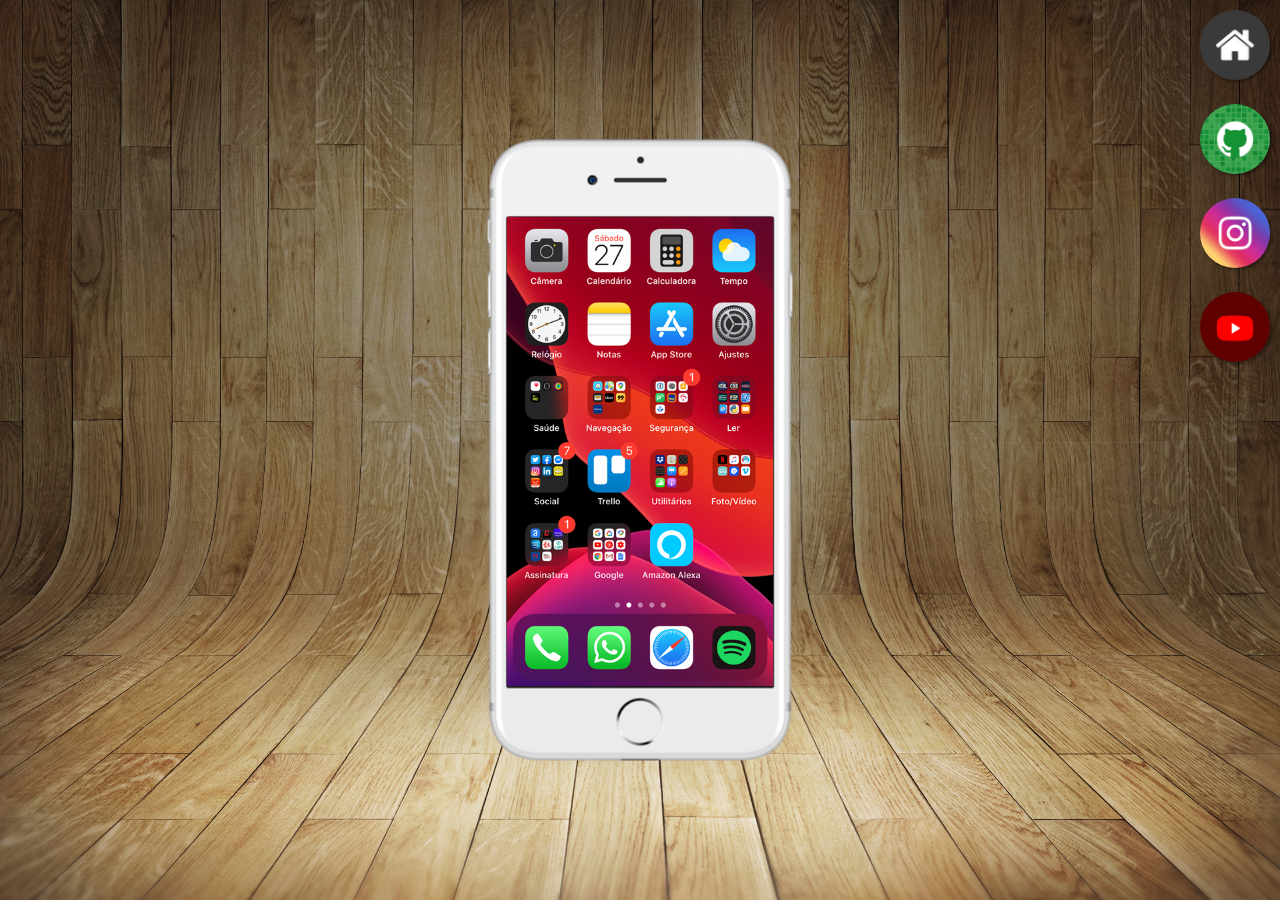
<file: index.html>
<!DOCTYPE html>
<html lang="pt-br">
<head>
    <meta charset="UTF-8">
    <meta http-equiv="X-UA-Compatible" content="IE=edge">
    <meta name="viewport" content="width=device-width, initial-scale=1.0">
    <title>Projeto Redes Sociais</title>
    <link rel="stylesheet" href="./estilos/style.css">
    <link rel="shortcut icon" href="favicon.ico" type="image/x-icon">
</head>
<body>
    <main>
        <section id="telefone">
          <iframe id="tela" src="home.html" name="tela"frameborder="0">Seu navegador não é compativel com isto</iframe>
        </section>
        <section id="redes-sociais">
            <a href="home.html" target="tela"><img src="imagens/logo-home.jpg" alt="botao-home"></a><br>

            <a href="git.html" target="tela"><img src="imagens/logo-github.jpg" alt="logo-github"></a><br>

            <a href="insta.html" target="tela"> <img src="imagens/logo-instagram.jpg" alt="logo-instagram"></a><br>

            <a href="yt.html" target="tela"><img src="imagens/logo-youtube.jpg" alt="logo Youtube"></a>
            
            
            
            
        </section>
    </main>
</body>
</html>
</file>
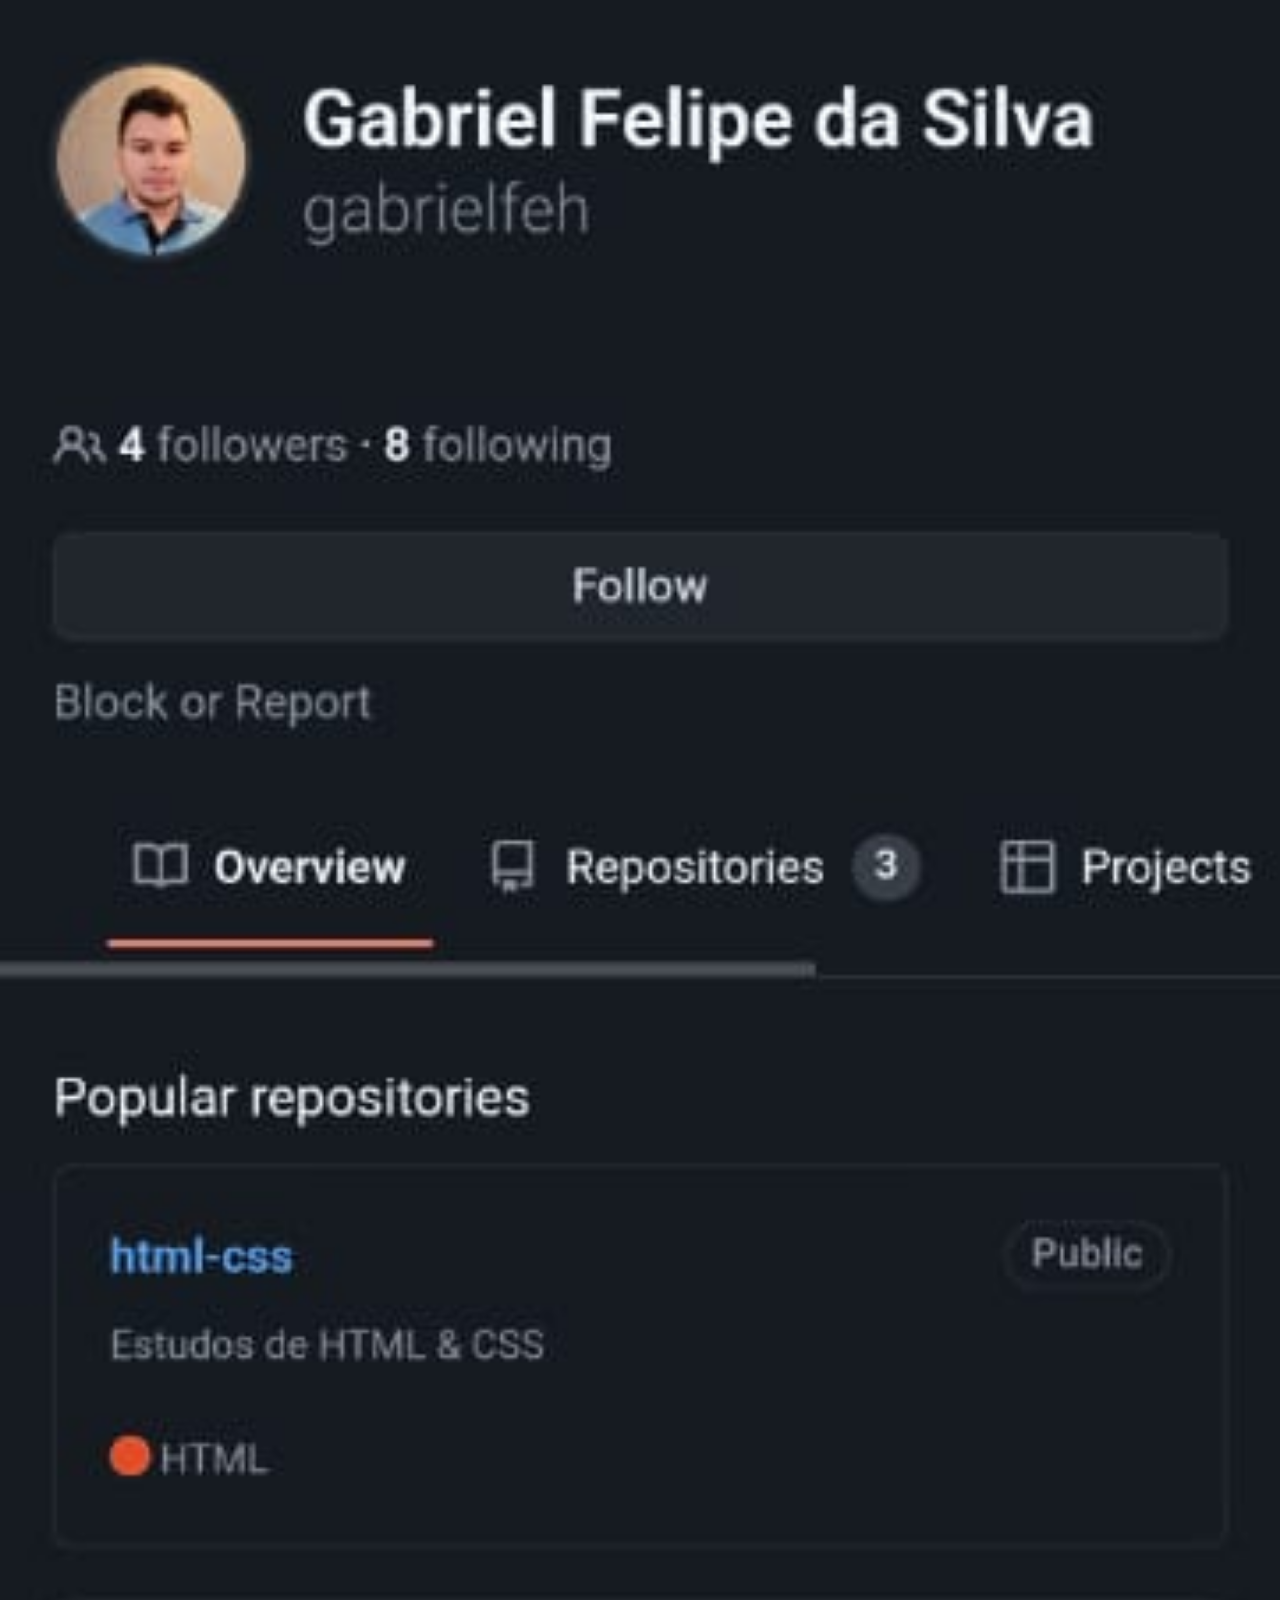
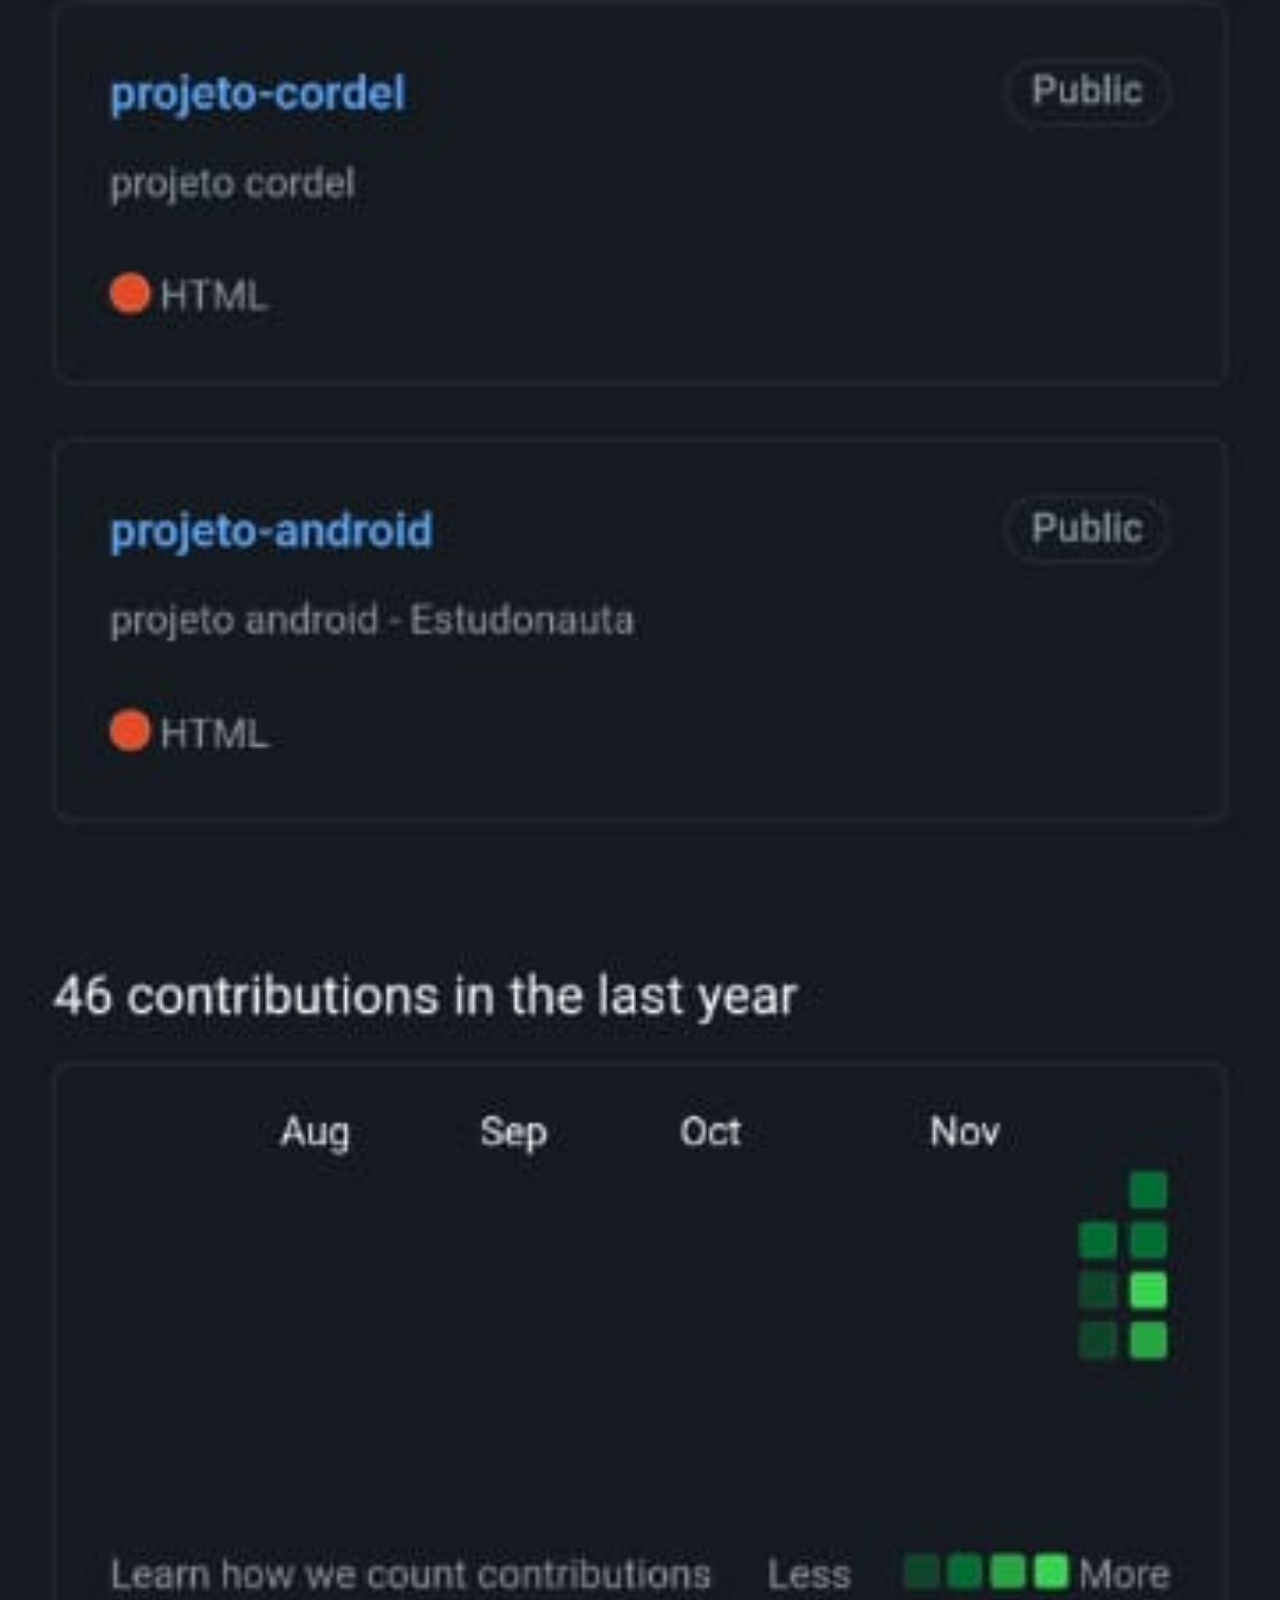
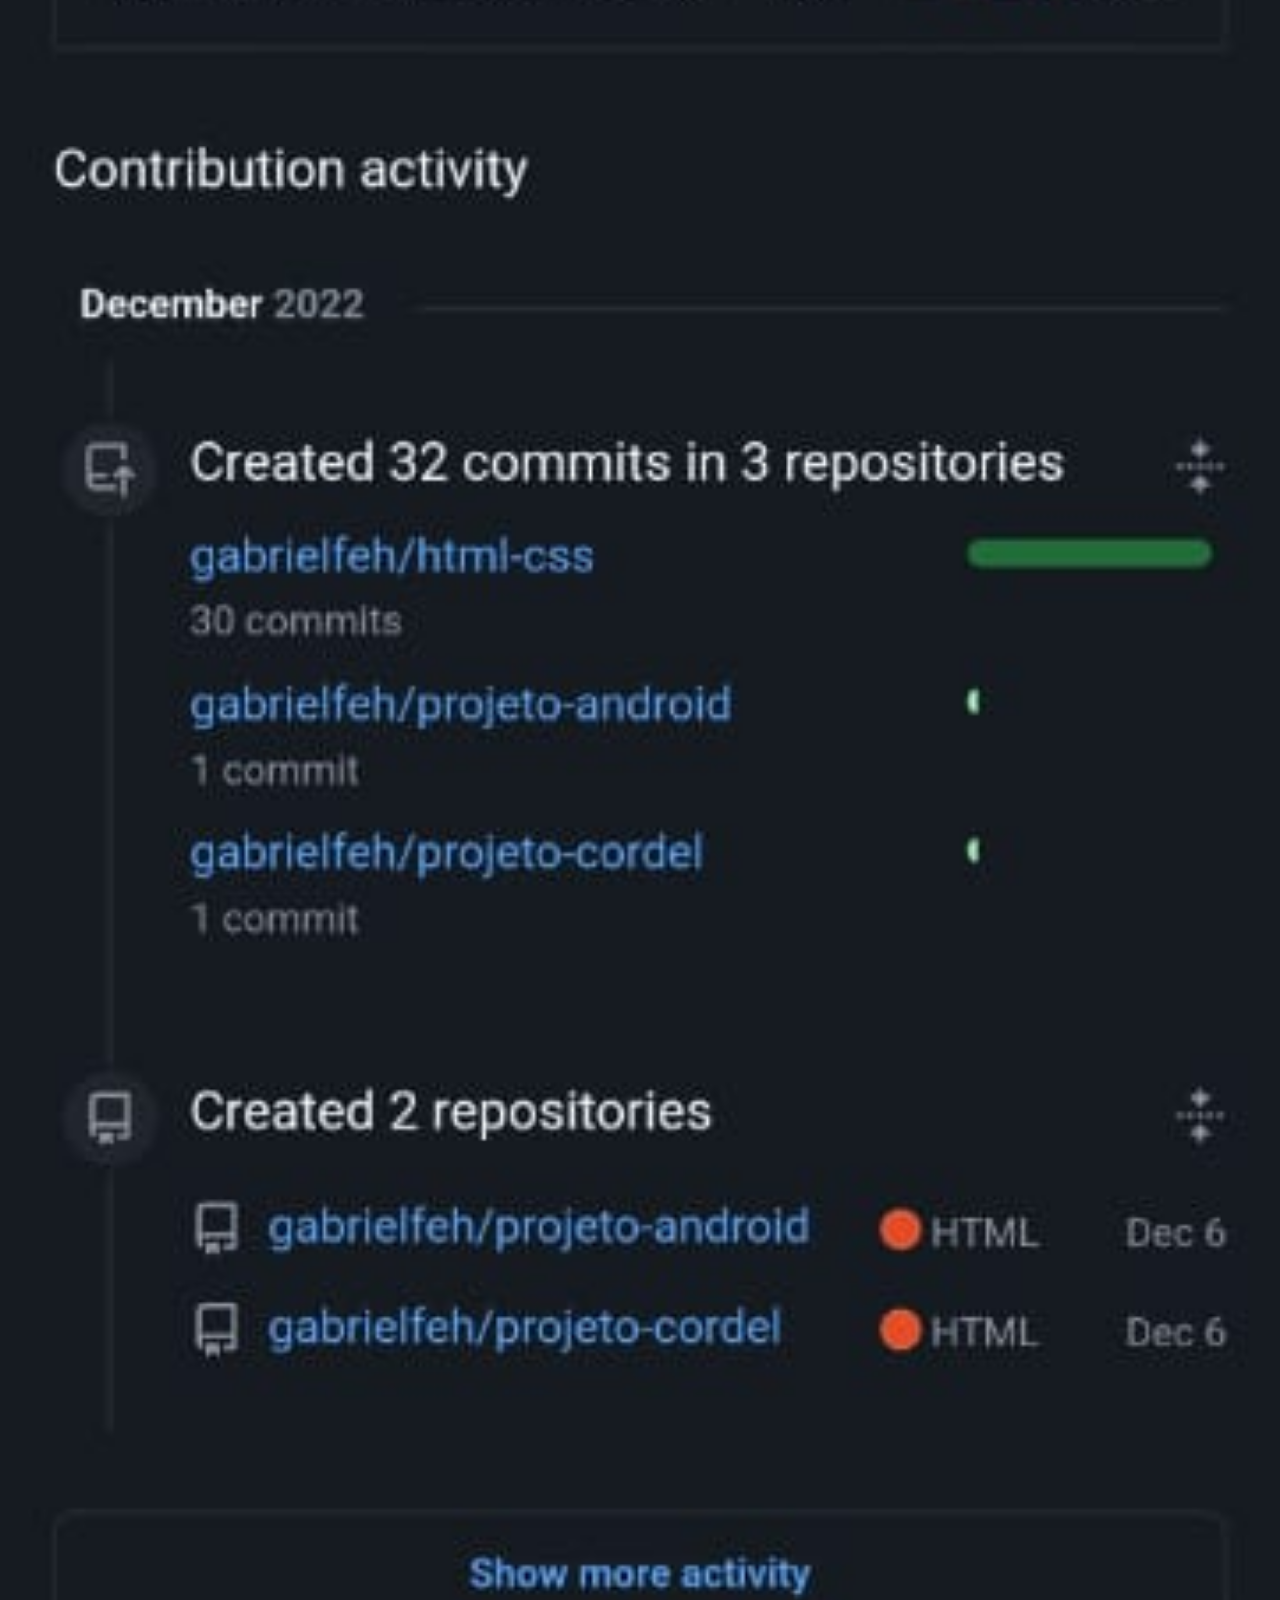
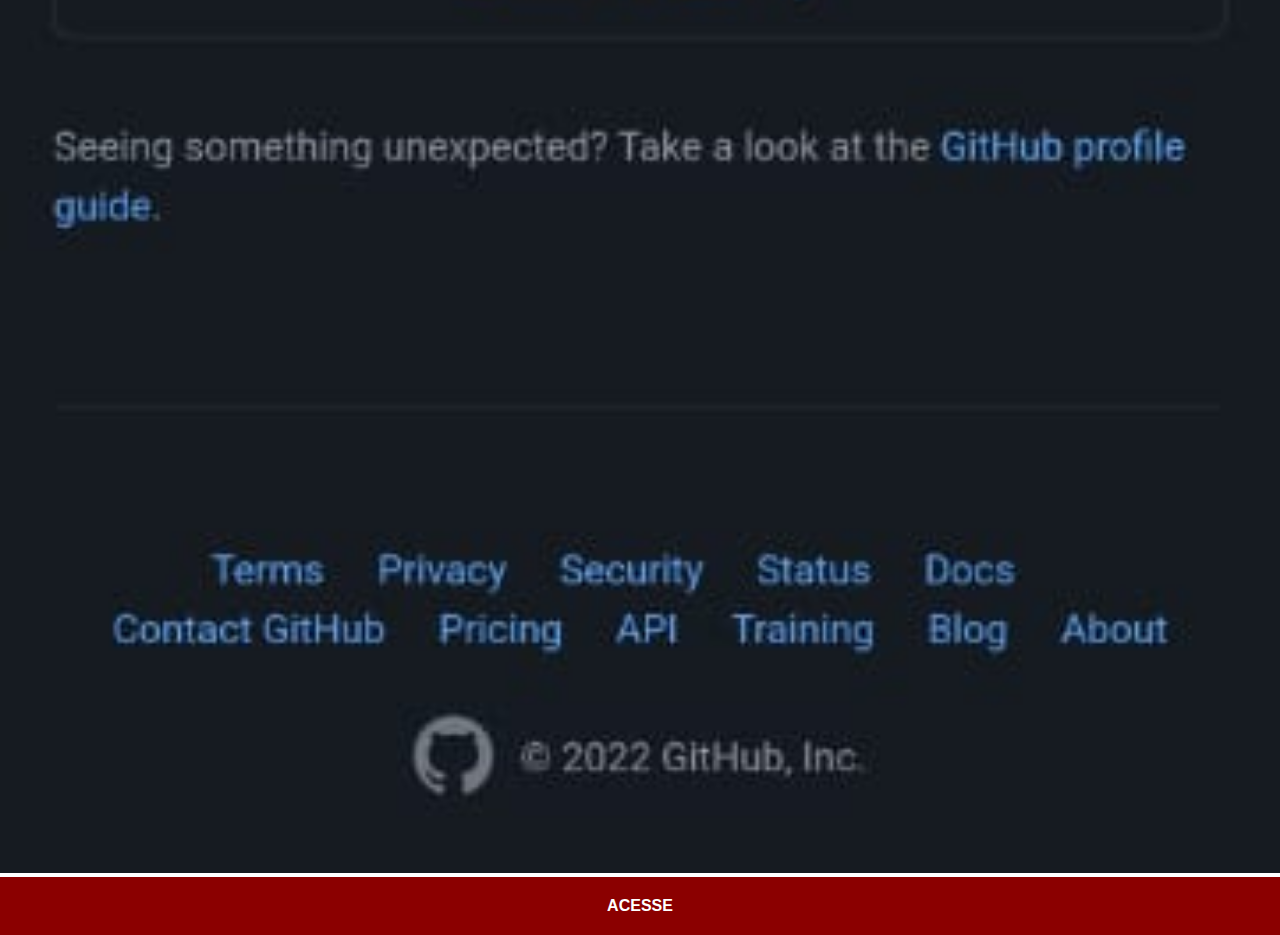
<file: git.html>
<!DOCTYPE html>
<html lang="pt-br">
<head>
    <meta charset="UTF-8">
    <meta http-equiv="X-UA-Compatible" content="IE=edge">
    <meta name="viewport" content="width=device-width, initial-scale=1.0">
    <title>GitHub</title>
    <link rel="stylesheet" href="./estilos/social.css">
</head>
<body>
    <img src="imagens/git.jpeg" alt="github">
    <a href="https://github.com/gabrielfeh" target="_blank">ACESSE</a>
    
    
</body>
</html>
</file>
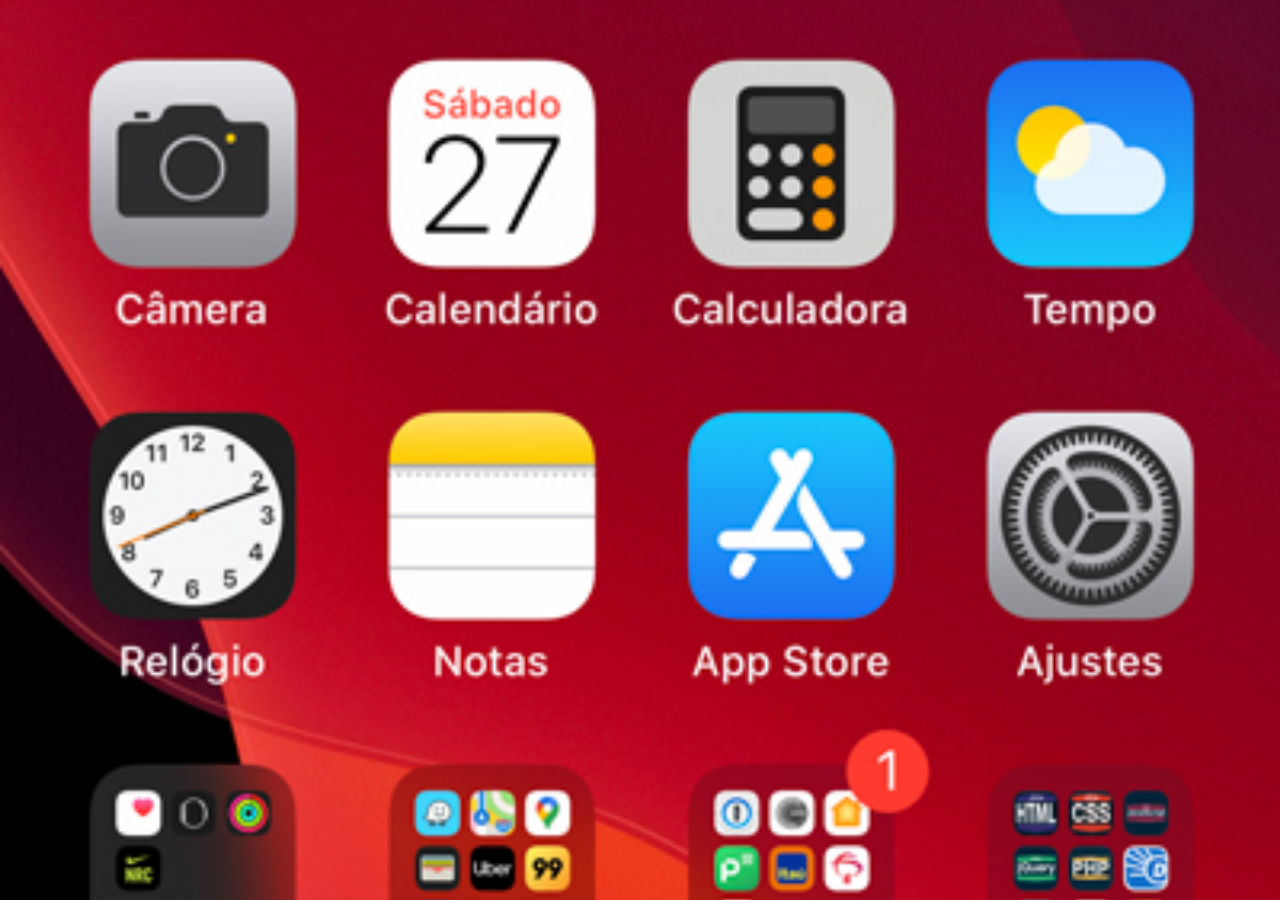
<file: home.html>
<!DOCTYPE html>
<html lang="pt-br">
<head>
    <meta charset="UTF-8">
    <meta http-equiv="X-UA-Compatible" content="IE=edge">
    <meta name="viewport" content="width=device-width, initial-scale=1.0">
    <title>Document</title>
    <style>
        *{
            margin: 0;
            padding: 0;
        }
        body{
            width: 100vw;
            height: vh;
            background: black url('imagens/tela-home.jpg') no-repeat top center;
            background-size: cover;
        }
    </style>
</head>
<body>
    
</body>
</html>
</file>
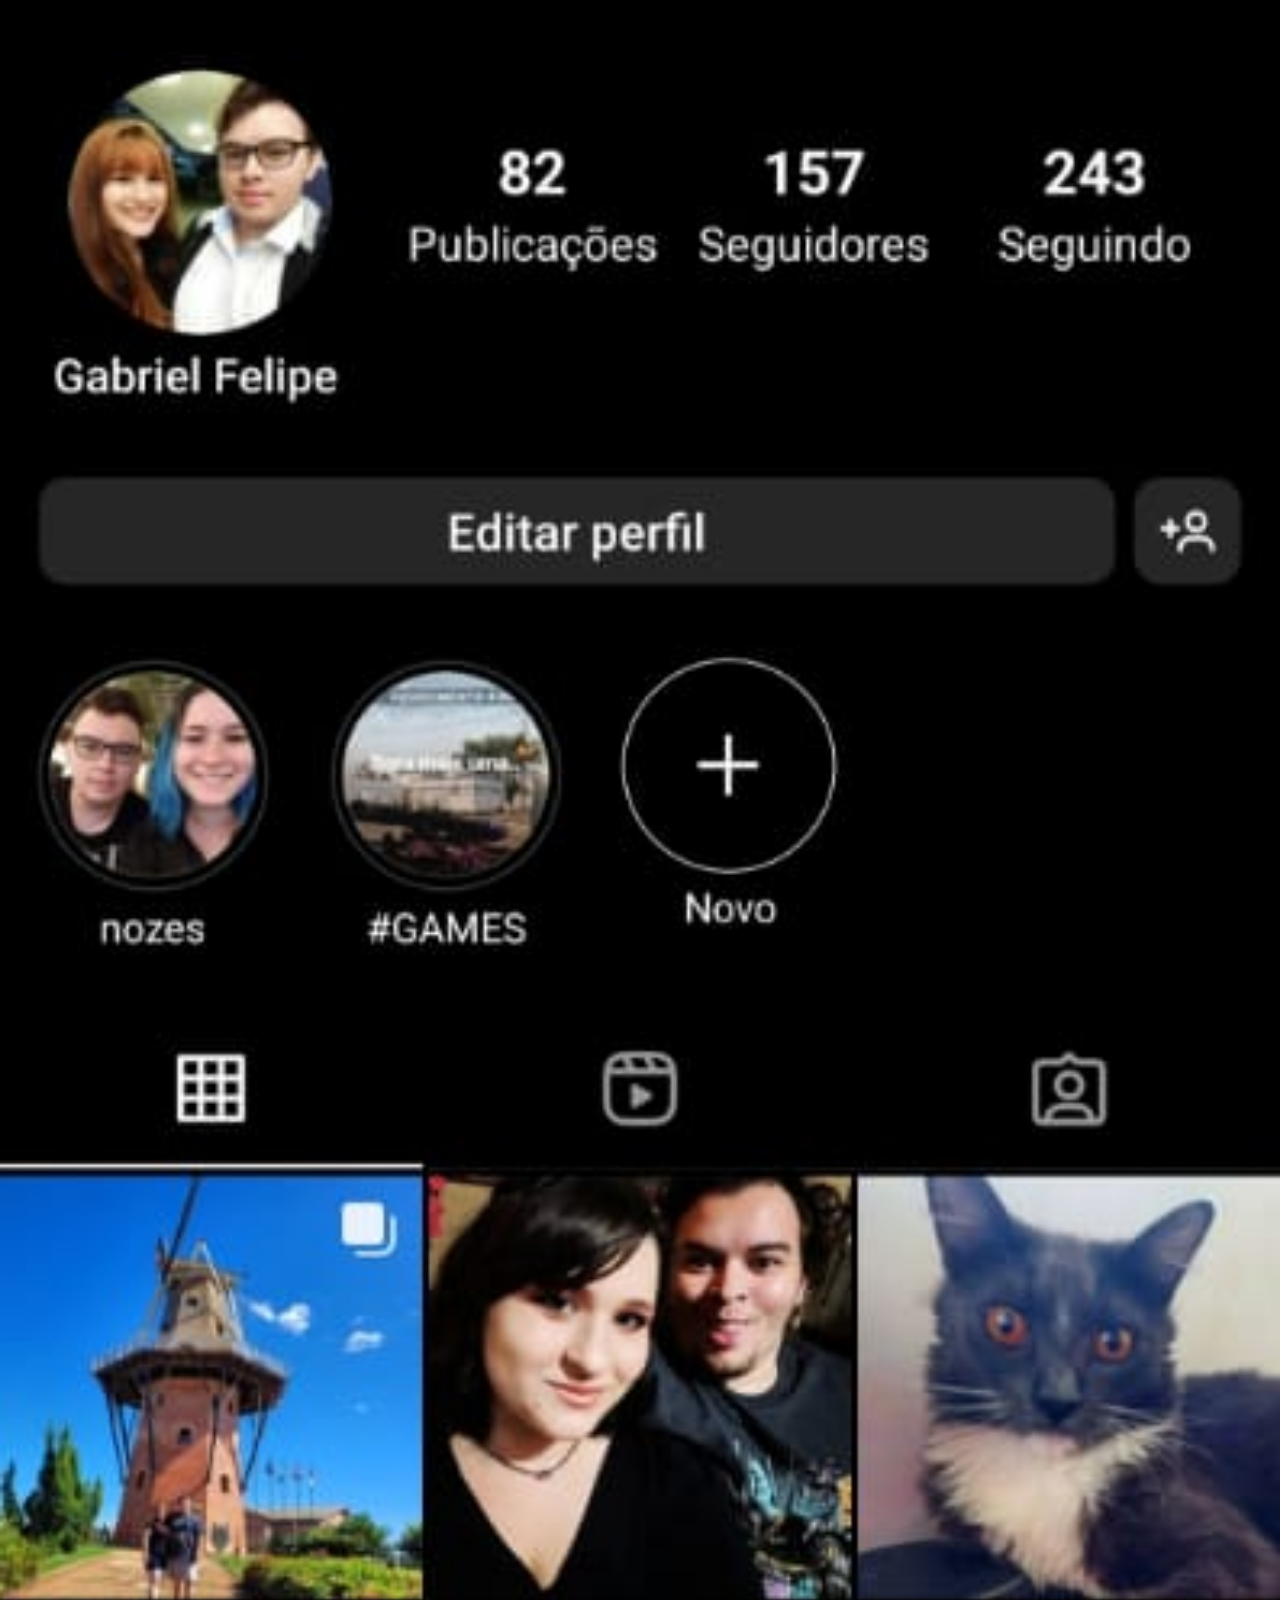
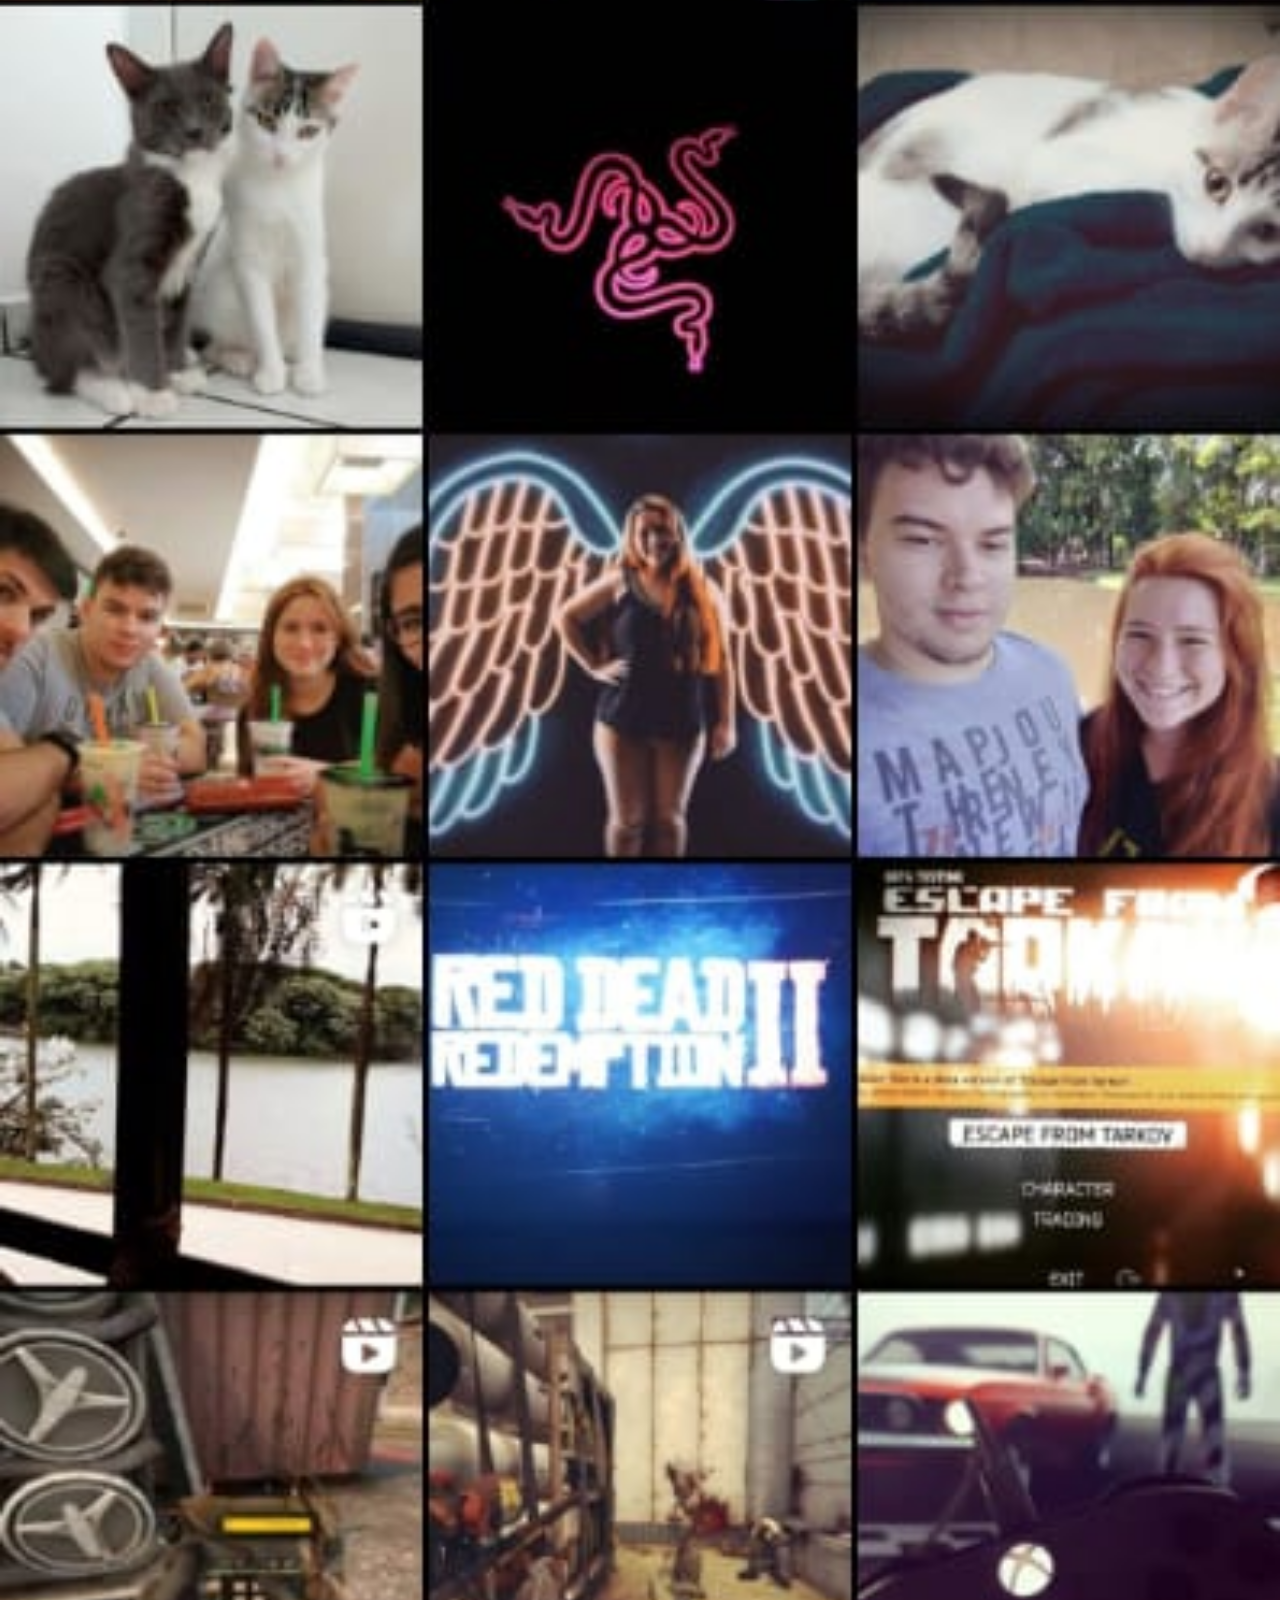
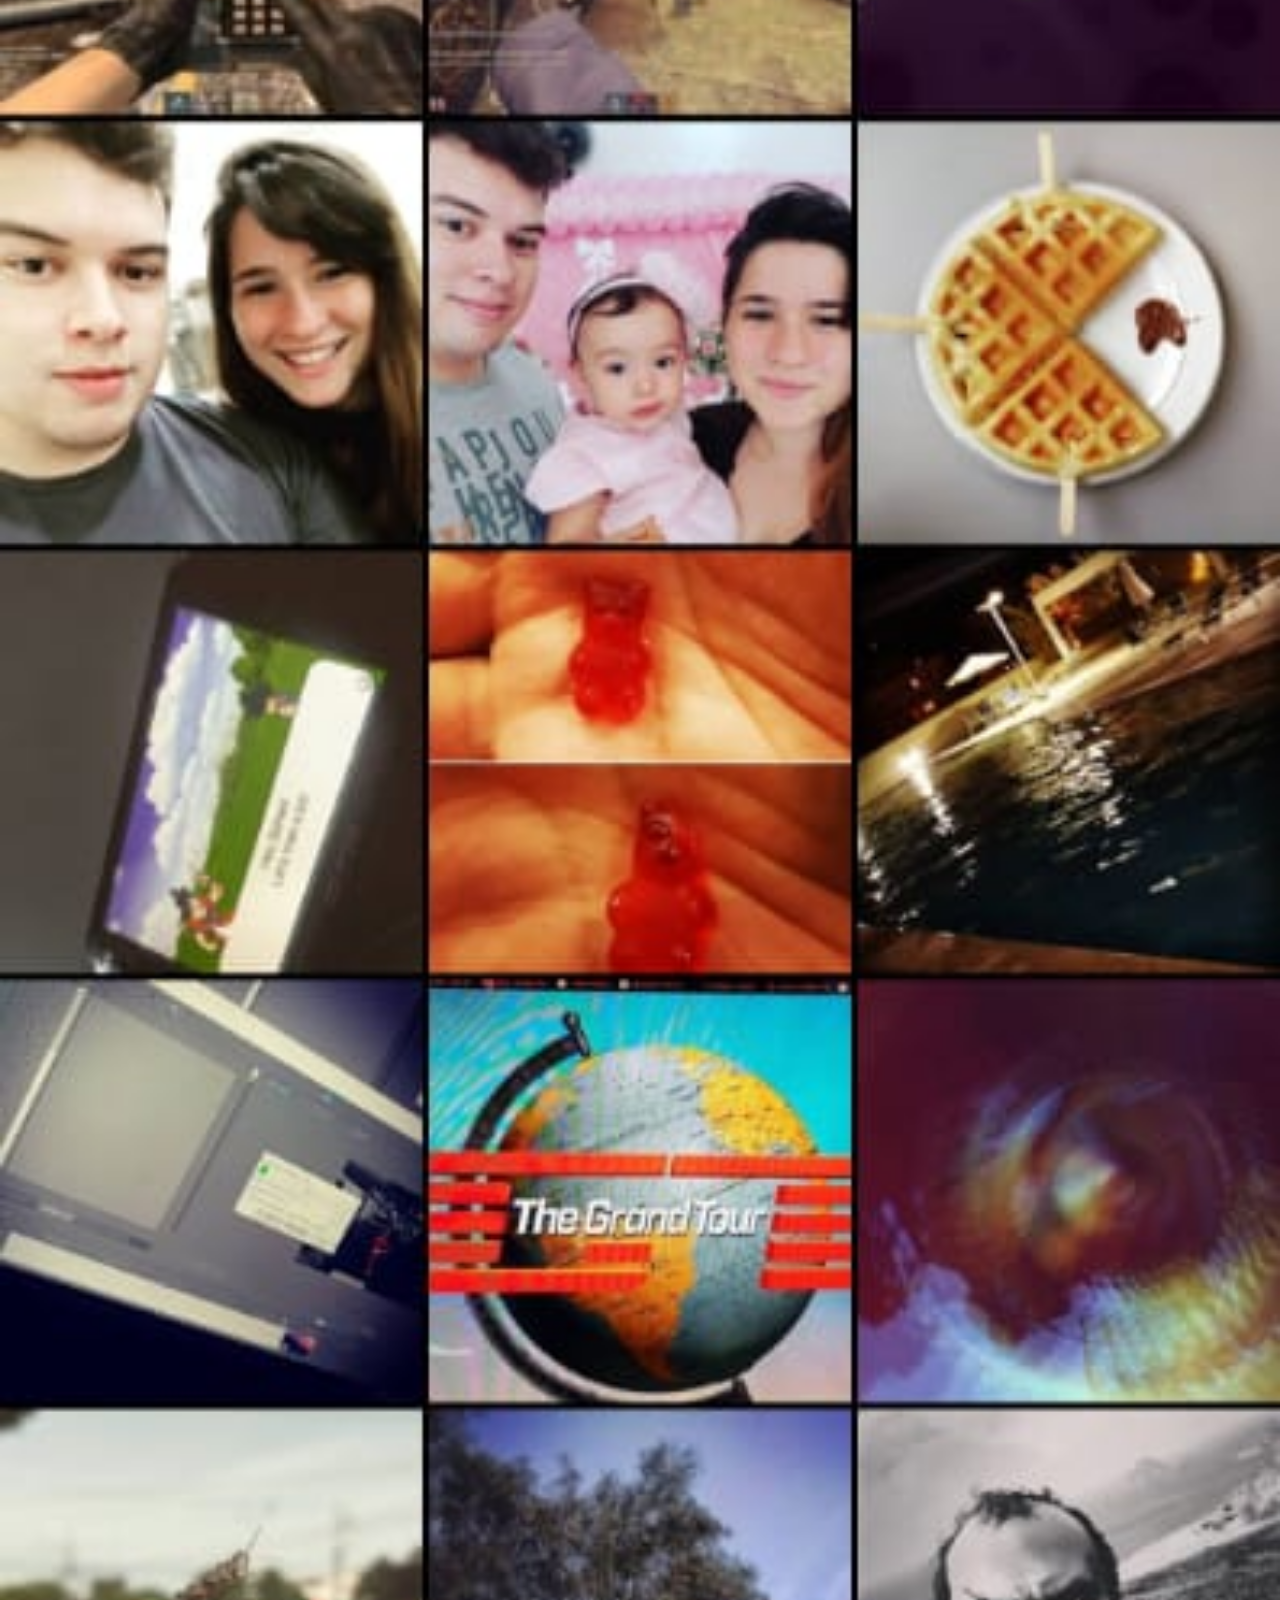
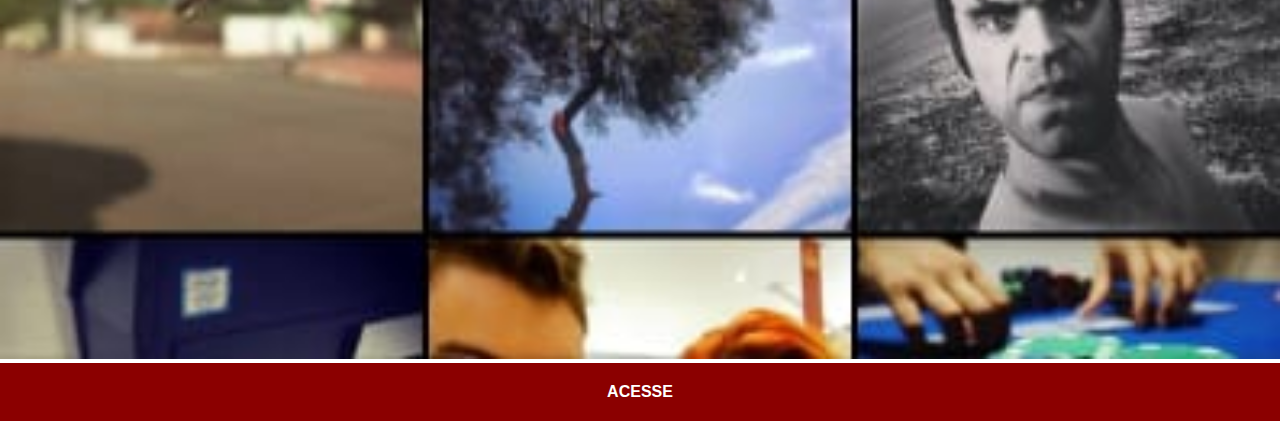
<file: insta.html>
<!DOCTYPE html>
<html lang="pt-br">
<head>
    <meta charset="UTF-8">
    <meta http-equiv="X-UA-Compatible" content="IE=edge">
    <meta name="viewport" content="width=device-width, initial-scale=1.0">
    <title>Instagram</title>
    <link rel="stylesheet" href="./estilos/social.css">
</head>
<body>
    <img src="imagens/Insta.jpeg" alt="Instagram">
    <a href="https://www.instagram.com/gabrieltolb/" target="_blank">ACESSE</a>
    
</body>
</html>
</file>
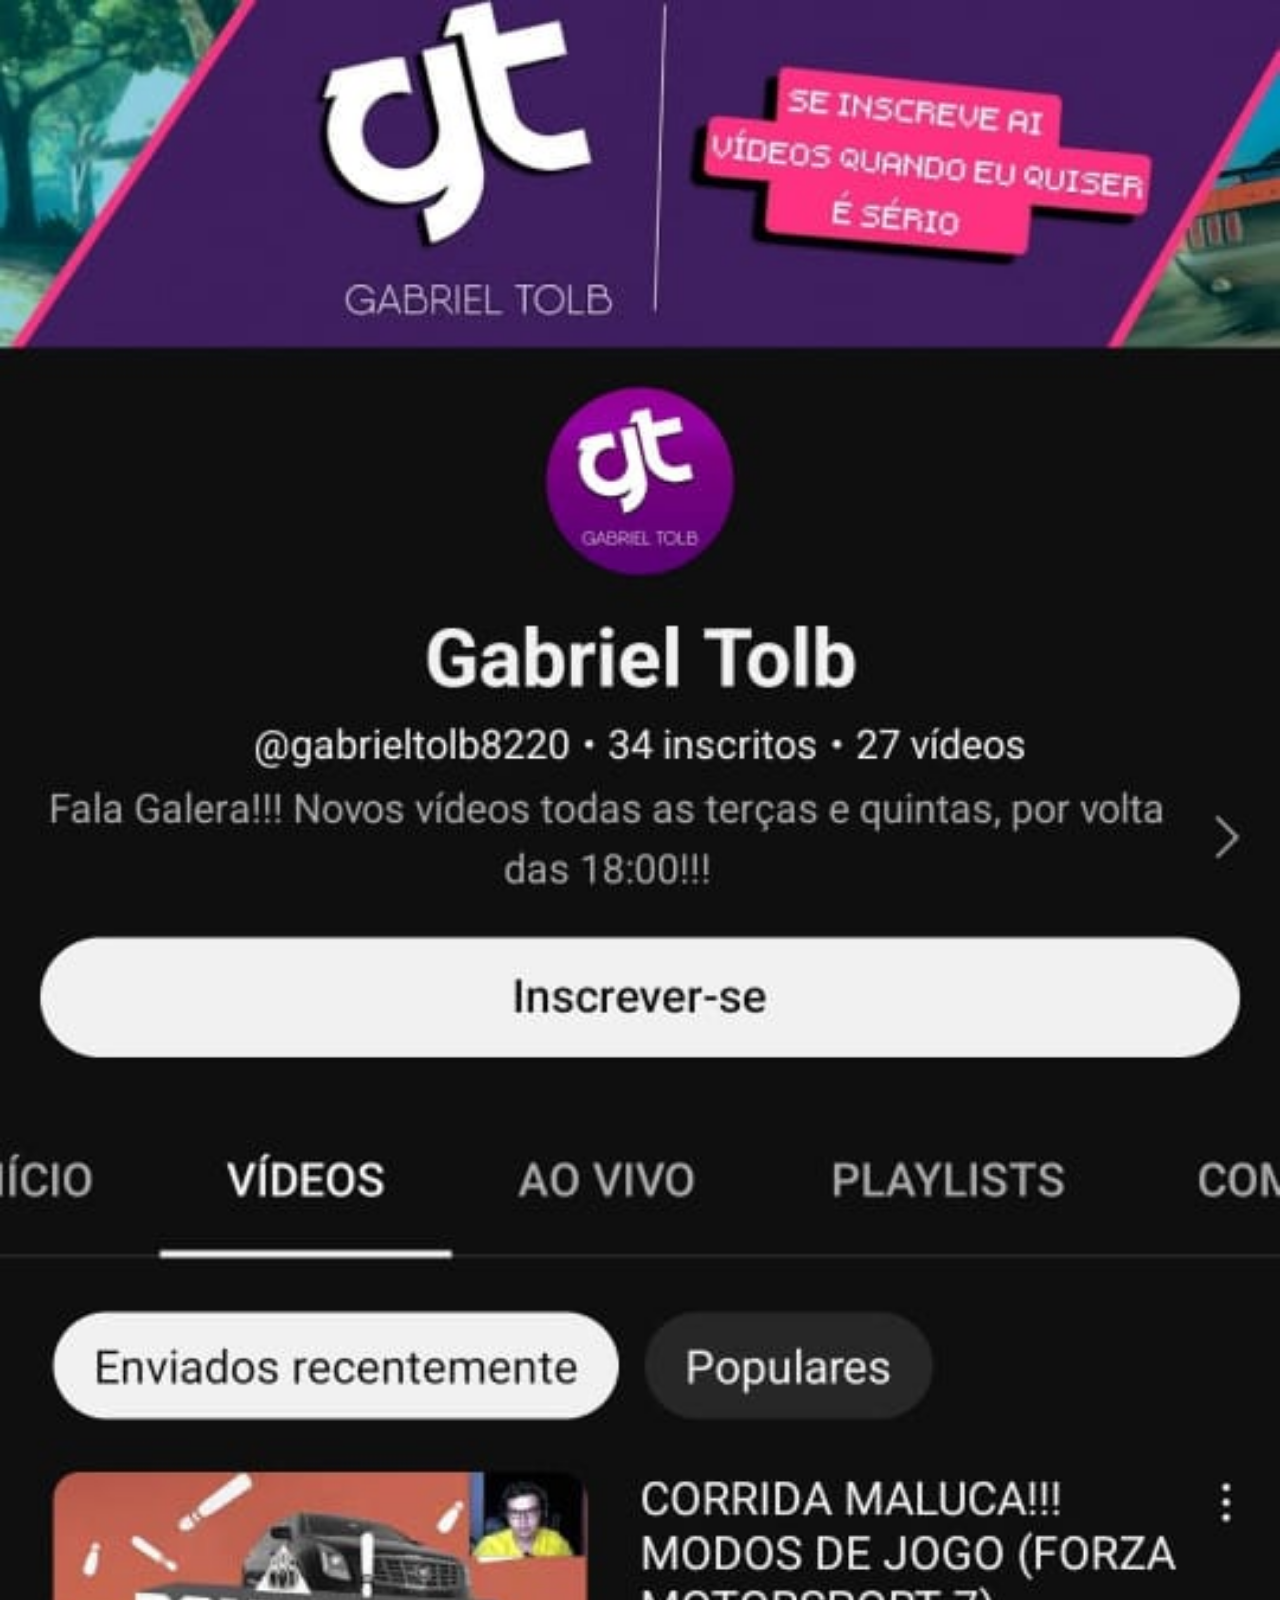
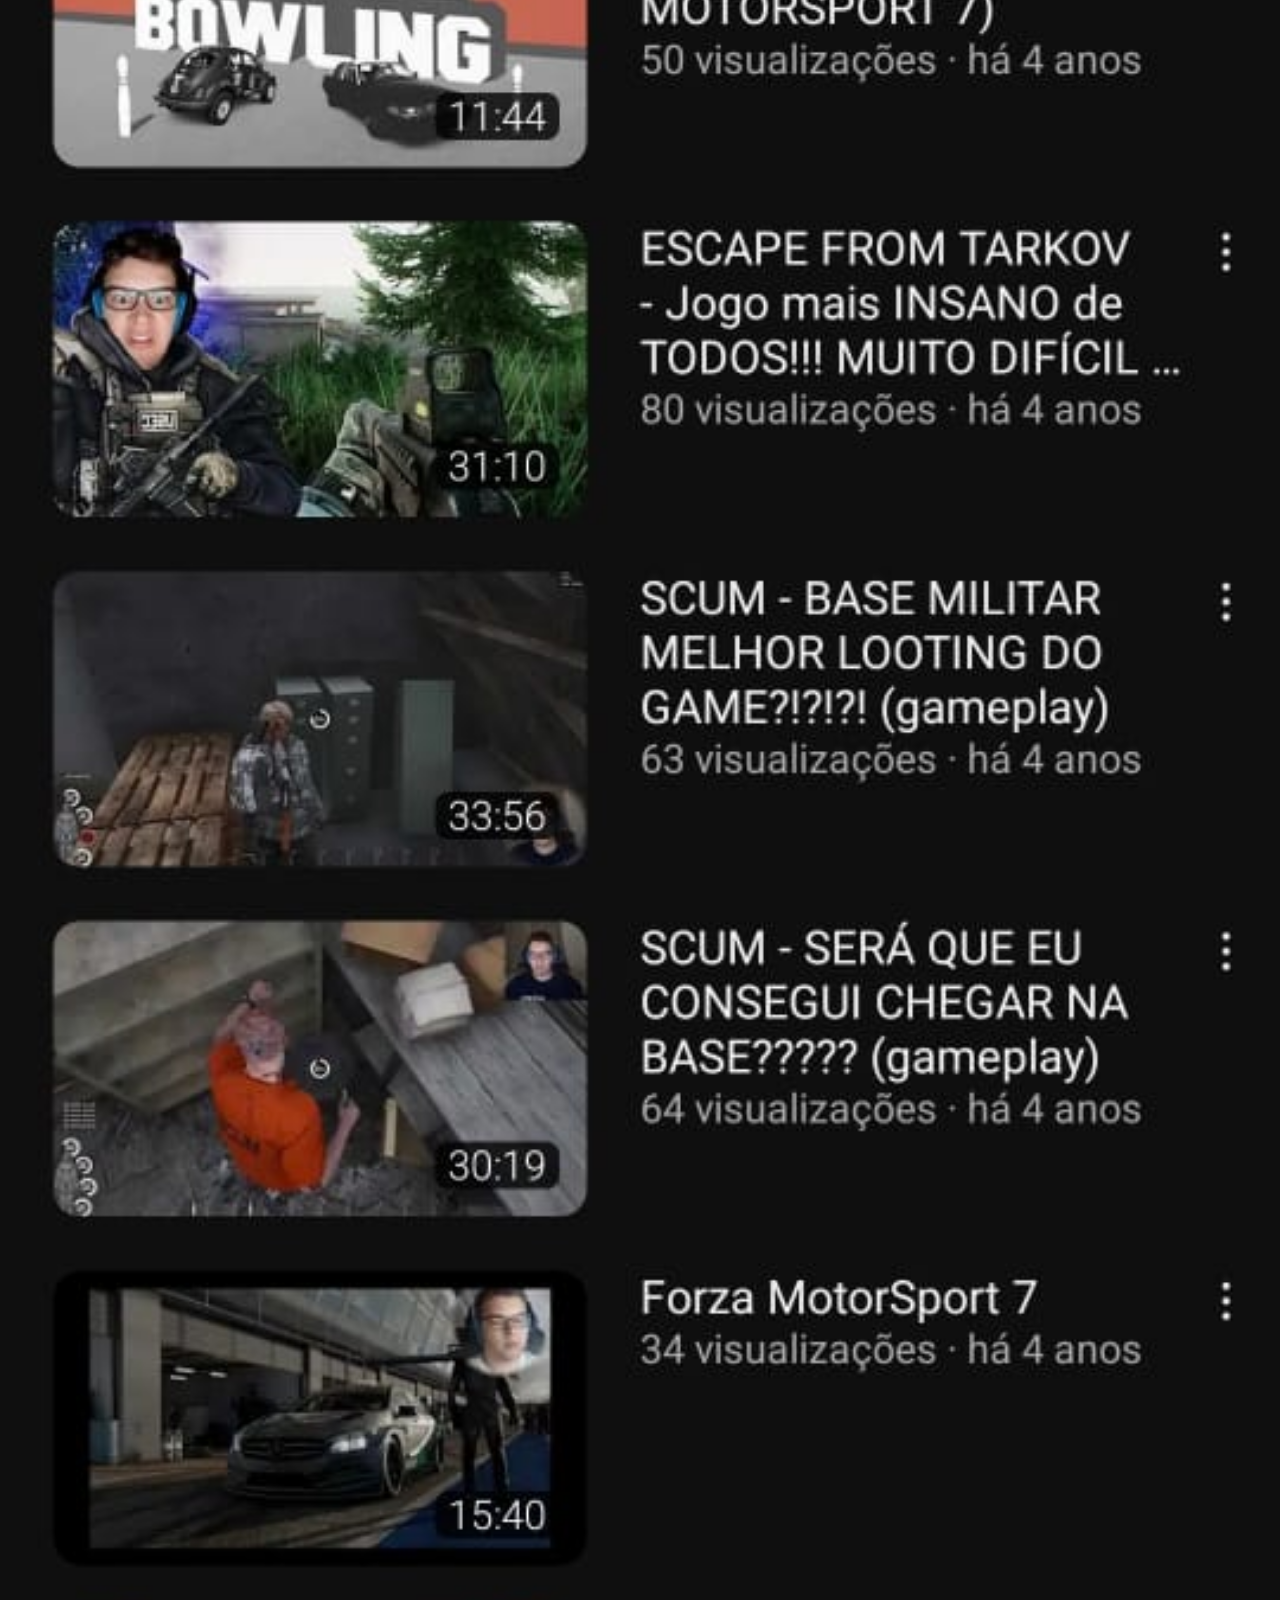
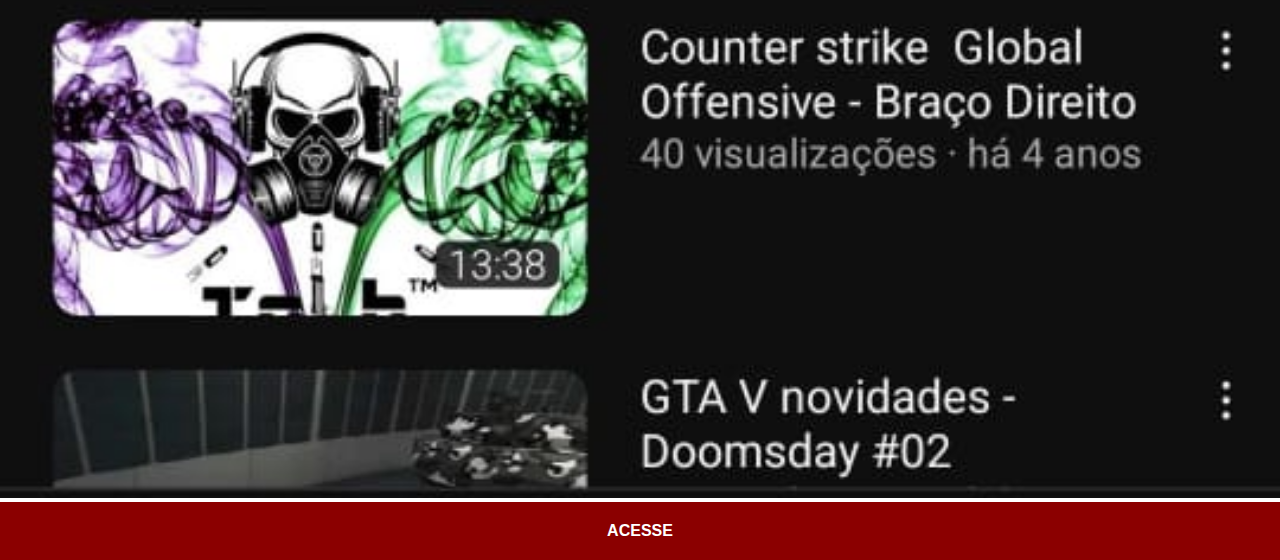
<file: yt.html>
<!DOCTYPE html>
<html lang="pt-br">
<head>
    <meta charset="UTF-8">
    <meta http-equiv="X-UA-Compatible" content="IE=edge">
    <meta name="viewport" content="width=device-width, initial-scale=1.0">
    <title>Youtube</title>
    <link rel="stylesheet" href="./estilos/social.css">
</head>
<body>
    <img src="imagens/yt.jpeg" alt="Youtube">
    <a href="https://www.youtube.com/@gabrieltolb8220" target="_blank">  ACESSE</a>
</body>
</html>
</file>
<file: estilos/style.css>
@charset "UTF-8";

*{
    margin: 0;
    padding: 0;
    font-family: Arial, Helvetica, sans-serif;
}

html, body{
    height: 100vh;
    width: 100vw;
}


body{
    background: url('../imagens/fundo-madeira.jpg') no-repeat top center;
    background-size: cover;
    background-attachment: fixed;
}

main{
    position: relative;
    height: 100vh;
    }

#telefone{
    position: absolute;
    top: 50%;
    left: 50%;
    transform: translate(-50%,-50%);

    background-image: url('../imagens/frame-iphone.png');
    height: 627px;
    width: 311px;
}

#tela{
    position: relative;
    top: 80px;
    left: 22px;
    width: 267px;
    height: 470px;
    border-radius: 3px;
}

section#redes-sociais img{
    width: 70px;
    margin: 10px;
    border-radius: 50%;
    box-shadow: 2px 2px 3px rgba(0, 0, 0, 0.384);
    box-sizing: border-box;
}

section#redes-sociais{
    text-align: right;
}

section#redes-sociais img:hover{
    border: 1.5px solid rgba(255, 255, 255, 0.37);
    transform: translate(-3px, -3px);
    transition: transform 0.2s, border .5s;
}
</file>
<file: estilos/social.css>
@charset "UTF-8";

*{
    margin: 0px;
    padding: 0px;
    font-family: Arial, Helvetica, sans-serif;
}
::-webkit-scrollbar{
    width: 0px;
    height: 0px;
}
img{
    width: 100vw;

}

a{
    display: block;
    padding: 20px;
    background-color: darkred;
    text-align: center;
    font-weight: bolder;
    text-decoration: none;
    color:white;
}
a:hover{
    background-color: red;
    text-decoration: none;
    color: white;
}
</file>
